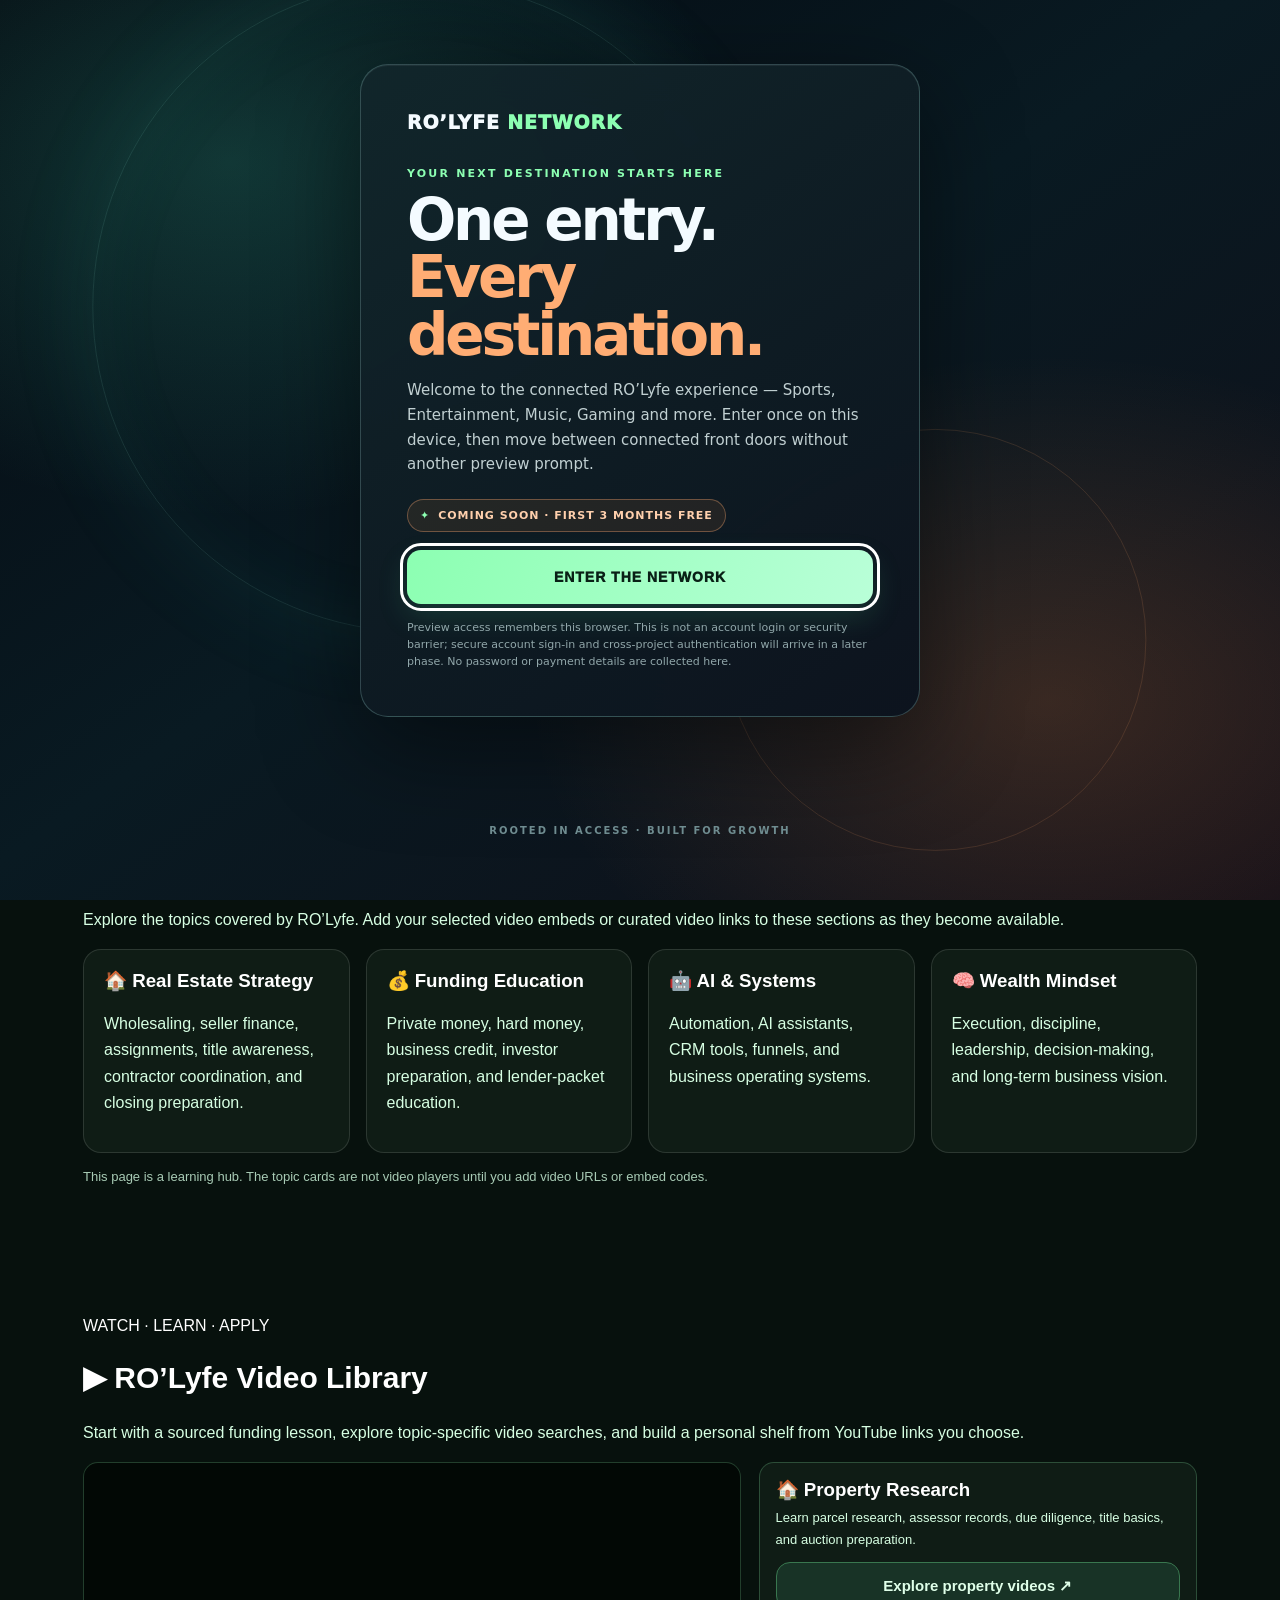
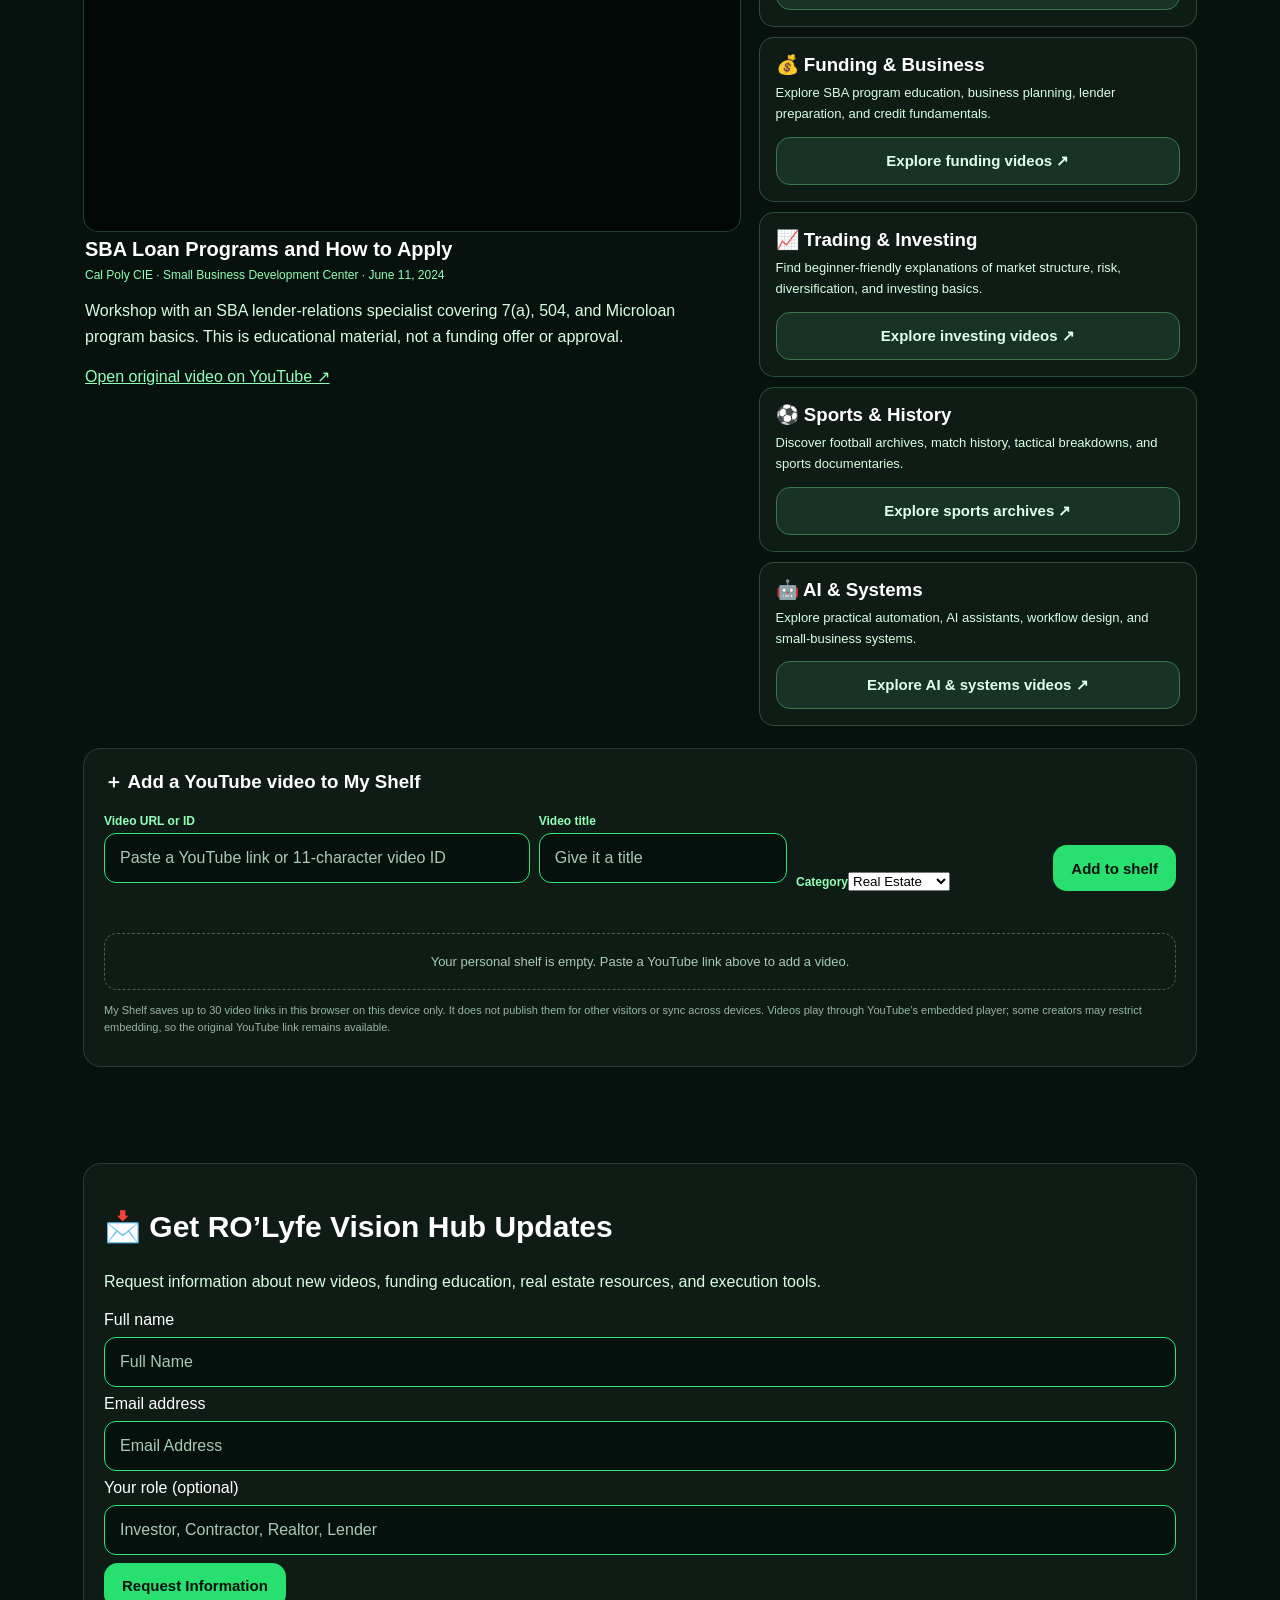
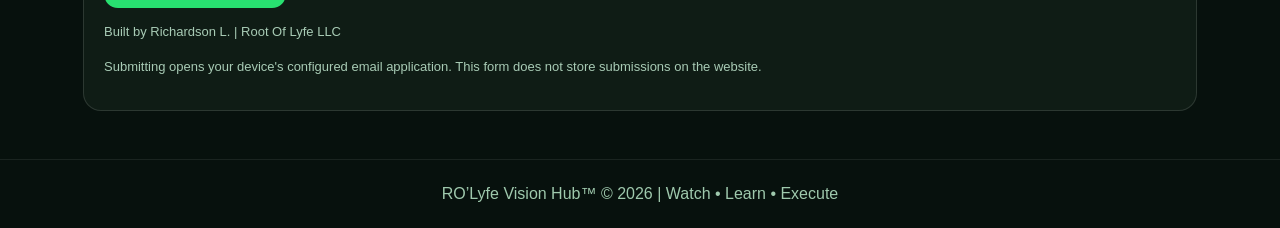
<file: index.html>
<!DOCTYPE html>
<html lang="en">
<head>
<meta charset="UTF-8">
<meta name="viewport" content="width=device-width, initial-scale=1">
<meta name="description" content="RO’Lyfe Vision Hub™ — real estate strategy, funding education, AI systems, and wealth-building resources.">
<meta name="theme-color" content="#07110d">
<title>RO’Lyfe Vision Hub™</title>
<style>
:root{--bg:#07110d;--panel:#0f1c15;--green:#28e070;--mint:#91ffb8;--text:#fff;--muted:#c0d8c8;--line:rgba(145,255,184,.22)}
*{box-sizing:border-box}
html{scroll-behavior:smooth}
body{margin:0;font-family:Arial,Helvetica,sans-serif;background:var(--bg);color:var(--text)}
a{color:var(--mint)}
.wrap{width:min(1150px,100%);margin:auto;padding:18px}
.hero{min-height:86vh;background:radial-gradient(circle at 50% 25%,#173b29 0,#0a1a11 42%,#06100b 100%);display:grid;place-items:center;text-align:center;padding:30px 15px}
.card{width:min(850px,100%);background:rgba(255,255,255,.055);border:1px solid var(--line);border-radius:24px;padding:clamp(22px,5vw,42px);box-shadow:0 0 35px rgba(0,255,120,.09)}
.logo{font-size:clamp(30px,6vw,44px);font-weight:900;letter-spacing:.04em;color:var(--mint)}
h1{font-size:clamp(32px,6vw,46px);margin:12px 0}
h2{font-size:clamp(23px,4vw,30px)}
p{color:#d7ffe3;line-height:1.65}
.btns{display:flex;gap:12px;flex-wrap:wrap;justify-content:center;margin-top:22px}
a.btn,button{display:inline-block;border:0;border-radius:14px;padding:14px 18px;font-weight:700;text-decoration:none;cursor:pointer;font-size:15px}
.primary{background:var(--green);color:#06110d}
.secondary{background:#17251d;color:#fff;border:1px solid var(--green)!important}
.section{padding:30px 0}
.grid{display:grid;grid-template-columns:repeat(auto-fit,minmax(min(100%,230px),1fr));gap:16px}
.box{background:var(--panel);border:1px solid rgba(255,255,255,.12);border-radius:18px;padding:20px}
.box h3{margin-top:0}
input{width:100%;padding:15px;border-radius:12px;border:1px solid #2ce87b;background:#06110d;color:#fff;margin:8px 0;font-size:16px}
input::placeholder{color:#a8cbb5}
.small{font-size:13px;color:#a8cbb5}
footer{text-align:center;padding:25px;color:#9fc9ad;border-top:1px solid rgba(255,255,255,.08)}
.notice{font-size:13px;color:#a8cbb5}
@media(max-width:520px){.wrap{padding:12px}.hero{min-height:78vh}.box{padding:16px}}

.video-library{margin-top:20px}.video-feature{display:grid;grid-template-columns:1.2fr .8fr;gap:18px;align-items:start}.video-player{position:relative;width:100%;aspect-ratio:16/9;border-radius:15px;overflow:hidden;background:#020805;border:1px solid var(--line)}.video-player iframe{position:absolute;inset:0;width:100%;height:100%;border:0}.video-meta{padding:6px 2px}.video-meta h3{font-size:20px;margin:0 0 7px}.source-line{font-size:12px;color:var(--mint)}.video-tools{display:grid;gap:10px}.video-search-card{background:var(--panel);border:1px solid var(--line);border-radius:15px;padding:16px}.video-search-card h3{margin:0 0 6px}.video-search-card p{font-size:13px;margin:0 0 12px}.video-search-card button{width:100%;background:#183326;color:#dfffe9;border:1px solid #39774f}.add-video{display:grid;grid-template-columns:1.2fr .7fr .7fr auto;gap:9px;align-items:end}.add-video label{display:block;color:var(--mint);font-size:12px;font-weight:800}.add-video input,.add-video select{margin-top:5px}.add-video button{background:var(--green);color:#06110d;min-height:46px}.saved-videos{display:grid;grid-template-columns:repeat(auto-fit,minmax(min(100%,230px),1fr));gap:12px;margin-top:14px}.saved-video{background:#0b1b12;border:1px solid var(--line);border-radius:13px;padding:14px;display:flex;flex-direction:column;gap:8px}.saved-video h4{margin:0;font-size:14px}.saved-video small{color:var(--mint)}.saved-video-actions{display:flex;gap:8px;margin-top:auto}.saved-video-actions button{flex:1;padding:9px 11px;font-size:12px}.saved-video-actions .watch{background:#1e713a;color:#fff}.saved-video-actions .remove{background:#38201d;color:#ffd9cd;border:1px solid #86584d}.empty-shelf{border:1px dashed #3b6849;border-radius:13px;padding:20px;text-align:center;color:#a8cbb5;font-size:13px}.library-note{font-size:11px;color:#95b6a2;line-height:1.5;margin-top:12px}.video-status{min-height:20px;color:var(--mint);font-size:12px;margin:8px 0}@media(max-width:760px){.video-feature{grid-template-columns:1fr}.add-video{grid-template-columns:1fr 1fr}.add-video label:first-child{grid-column:1/-1}.add-video button{grid-column:1/-1}}
</style>
</head>
<body>
<header class="hero">
  <div class="card">
    <div class="logo">RO’LYFE</div>
    <h1>Vision Hub™</h1>
    <p><strong>Watch • Learn • Execute</strong></p>
    <p>Real estate strategy, funding education, AI systems, and practical resources for people building with purpose.</p>
    <div class="btns">
      <a class="btn primary" href="#email">Get Updates</a>
      <a class="btn secondary" href="#watch-library">Watch Videos</a>
      <a class="btn secondary" href="#videos">Explore Library</a>
      <a class="btn secondary" href="https://rolrichman.github.io/rolyfe-property-research-intelligence/">Property Research</a>
    </div>
  </div>
</header>

<main>
<section class="section" id="videos">
  <div class="wrap">
    <h2>🎥 Featured Learning Library</h2>
    <p>Explore the topics covered by RO’Lyfe. Add your selected video embeds or curated video links to these sections as they become available.</p>
    <div class="grid">
      <article class="box">
        <h3>🏠 Real Estate Strategy</h3>
        <p>Wholesaling, seller finance, assignments, title awareness, contractor coordination, and closing preparation.</p>
      </article>
      <article class="box">
        <h3>💰 Funding Education</h3>
        <p>Private money, hard money, business credit, investor preparation, and lender-packet education.</p>
      </article>
      <article class="box">
        <h3>🤖 AI & Systems</h3>
        <p>Automation, AI assistants, CRM tools, funnels, and business operating systems.</p>
      </article>
      <article class="box">
        <h3>🧠 Wealth Mindset</h3>
        <p>Execution, discipline, leadership, decision-making, and long-term business vision.</p>
      </article>
    </div>
    <p class="notice">This page is a learning hub. The topic cards are not video players until you add video URLs or embed codes.</p>
  </div>
</section>

<section class="section video-library" id="watch-library">
  <div class="wrap">
    <div class="eyebrow">WATCH · LEARN · APPLY</div>
    <h2>▶ RO’Lyfe Video Library</h2>
    <p>Start with a sourced funding lesson, explore topic-specific video searches, and build a personal shelf from YouTube links you choose.</p>
    <div class="video-feature">
      <div>
        <div class="video-player"><iframe id="featuredPlayer" src="https://www.youtube-nocookie.com/embed/cY779wUf4TU?rel=0" title="SBA Loan Programs and How to Apply — Cal Poly CIE Small Business Development Center" loading="lazy" allow="accelerometer; autoplay; clipboard-write; encrypted-media; gyroscope; picture-in-picture; web-share" referrerpolicy="strict-origin-when-cross-origin" allowfullscreen></iframe></div>
        <div class="video-meta"><h3 id="featuredTitle">SBA Loan Programs and How to Apply</h3><div class="source-line">Cal Poly CIE · Small Business Development Center · June 11, 2024</div><p>Workshop with an SBA lender-relations specialist covering 7(a), 504, and Microloan program basics. This is educational material, not a funding offer or approval.</p><a href="https://www.youtube.com/watch?v=cY779wUf4TU" target="_blank" rel="noopener noreferrer">Open original video on YouTube ↗</a></div>
      </div>
      <div class="video-tools">
        <article class="video-search-card"><h3>🏠 Property Research</h3><p>Learn parcel research, assessor records, due diligence, title basics, and auction preparation.</p><button type="button" data-video-search="property due diligence parcel assessor GIS public records title research tutorial">Explore property videos ↗</button></article>
        <article class="video-search-card"><h3>💰 Funding &amp; Business</h3><p>Explore SBA program education, business planning, lender preparation, and credit fundamentals.</p><button type="button" data-video-search="SBA small business loan programs lender preparation business planning education">Explore funding videos ↗</button></article>
        <article class="video-search-card"><h3>📈 Trading &amp; Investing</h3><p>Find beginner-friendly explanations of market structure, risk, diversification, and investing basics.</p><button type="button" data-video-search="Investor.gov investing basics diversification risk SEC education">Explore investing videos ↗</button></article>
        <article class="video-search-card"><h3>⚽ Sports &amp; History</h3><p>Discover football archives, match history, tactical breakdowns, and sports documentaries.</p><button type="button" data-video-search="Haiti national football team 1974 1975 historic football archive highlights">Explore sports archives ↗</button></article>
        <article class="video-search-card"><h3>🤖 AI &amp; Systems</h3><p>Explore practical automation, AI assistants, workflow design, and small-business systems.</p><button type="button" data-video-search="small business AI automation workflows CRM practical tutorial">Explore AI &amp; systems videos ↗</button></article>
      </div>
    </div>
    <div class="box" style="margin-top:22px">
      <h3>＋ Add a YouTube video to My Shelf</h3>
      <form id="videoAddForm" class="add-video">
        <label>Video URL or ID<input id="videoUrl" type="text" inputmode="url" placeholder="Paste a YouTube link or 11-character video ID" aria-label="YouTube video URL"></label>
        <label>Video title<input id="videoTitle" type="text" maxlength="90" placeholder="Give it a title" required></label>
        <label>Category<select id="videoCategory"><option>Real Estate</option><option>Funding</option><option>Trading</option><option>Sports</option><option>AI &amp; Systems</option><option>Other</option></select></label>
        <button type="submit">Add to shelf</button>
      </form>
      <p id="videoStatus" class="video-status" aria-live="polite"></p>
      <div id="savedVideos" class="saved-videos"><div class="empty-shelf">Your personal shelf is empty. Paste a YouTube link above to add a video.</div></div>
      <p class="library-note">My Shelf saves up to 30 video links in this browser on this device only. It does not publish them for other visitors or sync across devices. Videos play through YouTube’s embedded player; some creators may restrict embedding, so the original YouTube link remains available.</p>
    </div>
  </div>
</section>

<section class="section" id="email">
  <div class="wrap">
    <div class="box">
      <h2>📩 Get RO’Lyfe Vision Hub Updates</h2>
      <p>Request information about new videos, funding education, real estate resources, and execution tools.</p>
      <form action="mailto:richmoneybroker@gmail.com" method="post" enctype="text/plain">
        <label for="name">Full name</label>
        <input id="name" type="text" name="Name" placeholder="Full Name" autocomplete="name" required>
        <label for="email-address">Email address</label>
        <input id="email-address" type="email" name="Email" placeholder="Email Address" autocomplete="email" required>
        <label for="role">Your role (optional)</label>
        <input id="role" type="text" name="Role" placeholder="Investor, Contractor, Realtor, Lender">
        <button class="primary" type="submit">Request Information</button>
      </form>
      <p class="small">Built by Richardson L. | Root Of Lyfe LLC</p>
      <p class="notice">Submitting opens your device's configured email application. This form does not store submissions on the website.</p>
    </div>
  </div>
</section>
</main>
<footer>RO’Lyfe Vision Hub™ © 2026 | Watch • Learn • Execute</footer>
<script id="rol-vision-video-library">
(function(){
"use strict";
const KEY="rolyfe_vision_video_shelf_v1";
const $=id=>document.getElementById(id);
let saved=[];
function parseVideoId(raw){
 const value=String(raw||"").trim();
 if(/^[A-Za-z0-9_-]{11}$/.test(value))return value;
 try{
  const u=new URL(value);
  const host=u.hostname.toLowerCase().replace(/^www\./,"");
  if(host==="youtu.be")return (u.pathname.split("/").filter(Boolean)[0]||"").match(/^[A-Za-z0-9_-]{11}$/)?.[0]||"";
  if(host==="youtube.com"||host==="m.youtube.com"||host==="youtube-nocookie.com"){
   const path=u.pathname.split("/").filter(Boolean);
   const id=u.searchParams.get("v")||(path[0]==="embed"||path[0]==="shorts"?path[1]:"");
   return /^[A-Za-z0-9_-]{11}$/.test(id||"")?id:"";
  }
 }catch(e){}
 return "";
}
function setStatus(message,isError){$("videoStatus").textContent=message;$("videoStatus").style.color=isError?"#ff9c8d":"var(--mint)"}
function readSaved(){try{const raw=localStorage.getItem(KEY);saved=raw?JSON.parse(raw):[];if(!Array.isArray(saved))saved=[]}catch(e){saved=[];setStatus("Browser storage is unavailable. Videos can still be opened, but your shelf may not persist.",true)}}
function persist(){try{localStorage.setItem(KEY,JSON.stringify(saved.slice(0,30)));return true}catch(e){setStatus("Could not save in this browser. Try removing older saved entries or allow site storage.",true);return false}}
function playVideo(video){$("featuredTitle").textContent=video.title;$("featuredPlayer").src="https://www.youtube-nocookie.com/embed/"+video.id+"?rel=0";$("featuredPlayer").title=video.title;$("featuredPlayer").scrollIntoView({behavior:"smooth",block:"center"});setStatus("Now playing: "+video.title,false)}
function render(){
 const root=$("savedVideos");root.replaceChildren();
 if(!saved.length){const empty=document.createElement("div");empty.className="empty-shelf";empty.textContent="Your personal shelf is empty. Paste a YouTube link above to add a video.";root.appendChild(empty);return}
 saved.forEach((video,index)=>{
  const card=document.createElement("article");card.className="saved-video";
  const title=document.createElement("h4");title.textContent=video.title;
  const meta=document.createElement("small");meta.textContent=video.category+" · YouTube";
  const actions=document.createElement("div");actions.className="saved-video-actions";
  const watch=document.createElement("button");watch.type="button";watch.className="watch";watch.textContent="▶ Watch";watch.addEventListener("click",()=>playVideo(video));
  const remove=document.createElement("button");remove.type="button";remove.className="remove";remove.textContent="Remove";remove.addEventListener("click",()=>{saved.splice(index,1);persist();render();setStatus("Video removed from this device’s shelf.",false)});
  actions.append(watch,remove);card.append(title,meta,actions);root.appendChild(card)
 })
}
$("videoAddForm").addEventListener("submit",e=>{
 e.preventDefault();
 const raw=$("videoUrl").value.trim(),id=parseVideoId(raw),title=$("videoTitle").value.trim(),category=$("videoCategory").value;
 if(!id){setStatus("That link was not recognized. Use a YouTube watch, youtu.be, Shorts or embed URL.",true);return}
 if(!title){setStatus("Add a short title for this video.",true);return}
 if(saved.some(v=>v.id===id)){setStatus("That video is already on your shelf.",true);return}
 saved.unshift({id,title,category,addedAt:new Date().toISOString()});saved=saved.slice(0,30);
 if(persist()){render();e.target.reset();setStatus("Added to My Shelf on this device.",false)}
});
document.querySelectorAll("[data-video-search]").forEach(button=>button.addEventListener("click",()=>{
 const query=button.getAttribute("data-video-search")||"";
 window.open("https://www.youtube.com/results?search_query="+encodeURIComponent(query),"_blank","noopener,noreferrer");
}));
readSaved();render();
})();
</script>
<script src="https://rolrichman.github.io/rolyfe-personal-trading-desk/shared/rolyfe-global-tools.js?v=20261115-5" defer></script>
<script src="./rol-access-gateway.js?v=20261119-2"></script>
</body>
</html>
</file>
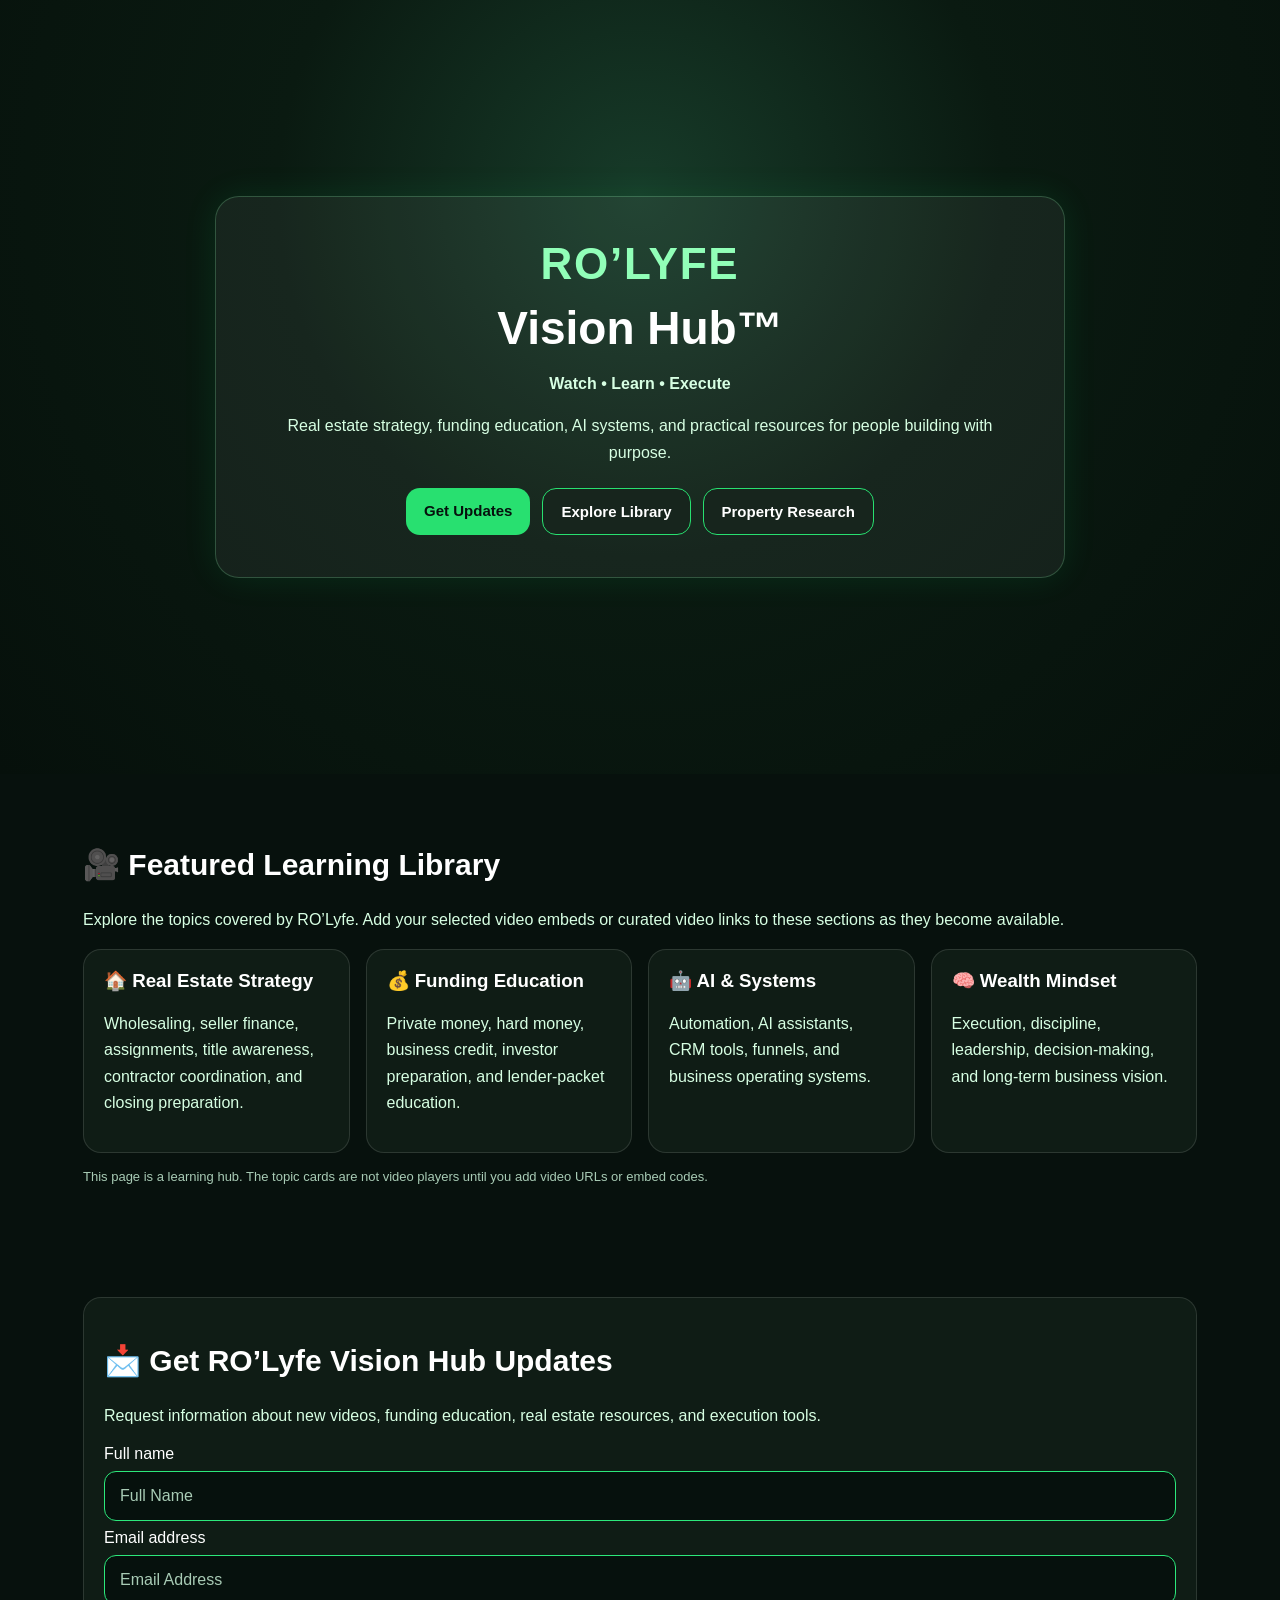
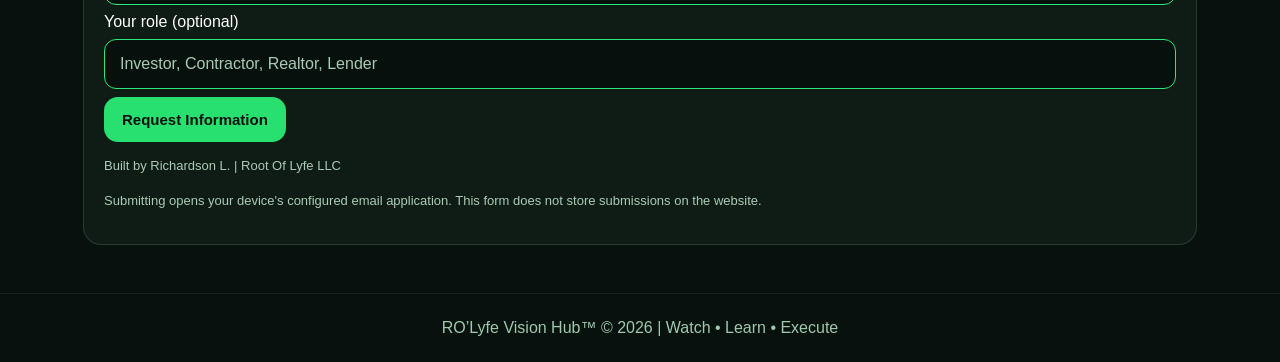
<file: rolyfe-video-hub-index (2).html>
<!DOCTYPE html>
<html lang="en">
<head>
<meta charset="UTF-8">
<meta name="viewport" content="width=device-width, initial-scale=1">
<meta name="description" content="RO’Lyfe Vision Hub™ — real estate strategy, funding education, AI systems, and wealth-building resources.">
<meta name="theme-color" content="#07110d">
<title>RO’Lyfe Vision Hub™</title>
<style>
:root{--bg:#07110d;--panel:#0f1c15;--green:#28e070;--mint:#91ffb8;--text:#fff;--muted:#c0d8c8;--line:rgba(145,255,184,.22)}
*{box-sizing:border-box}
html{scroll-behavior:smooth}
body{margin:0;font-family:Arial,Helvetica,sans-serif;background:var(--bg);color:var(--text)}
a{color:var(--mint)}
.wrap{width:min(1150px,100%);margin:auto;padding:18px}
.hero{min-height:86vh;background:radial-gradient(circle at 50% 25%,#173b29 0,#0a1a11 42%,#06100b 100%);display:grid;place-items:center;text-align:center;padding:30px 15px}
.card{width:min(850px,100%);background:rgba(255,255,255,.055);border:1px solid var(--line);border-radius:24px;padding:clamp(22px,5vw,42px);box-shadow:0 0 35px rgba(0,255,120,.09)}
.logo{font-size:clamp(30px,6vw,44px);font-weight:900;letter-spacing:.04em;color:var(--mint)}
h1{font-size:clamp(32px,6vw,46px);margin:12px 0}
h2{font-size:clamp(23px,4vw,30px)}
p{color:#d7ffe3;line-height:1.65}
.btns{display:flex;gap:12px;flex-wrap:wrap;justify-content:center;margin-top:22px}
a.btn,button{display:inline-block;border:0;border-radius:14px;padding:14px 18px;font-weight:700;text-decoration:none;cursor:pointer;font-size:15px}
.primary{background:var(--green);color:#06110d}
.secondary{background:#17251d;color:#fff;border:1px solid var(--green)!important}
.section{padding:30px 0}
.grid{display:grid;grid-template-columns:repeat(auto-fit,minmax(min(100%,230px),1fr));gap:16px}
.box{background:var(--panel);border:1px solid rgba(255,255,255,.12);border-radius:18px;padding:20px}
.box h3{margin-top:0}
input{width:100%;padding:15px;border-radius:12px;border:1px solid #2ce87b;background:#06110d;color:#fff;margin:8px 0;font-size:16px}
input::placeholder{color:#a8cbb5}
.small{font-size:13px;color:#a8cbb5}
footer{text-align:center;padding:25px;color:#9fc9ad;border-top:1px solid rgba(255,255,255,.08)}
.notice{font-size:13px;color:#a8cbb5}
@media(max-width:520px){.wrap{padding:12px}.hero{min-height:78vh}.box{padding:16px}}
</style>
</head>
<body>
<header class="hero">
  <div class="card">
    <div class="logo">RO’LYFE</div>
    <h1>Vision Hub™</h1>
    <p><strong>Watch • Learn • Execute</strong></p>
    <p>Real estate strategy, funding education, AI systems, and practical resources for people building with purpose.</p>
    <div class="btns">
      <a class="btn primary" href="#email">Get Updates</a>
      <a class="btn secondary" href="#videos">Explore Library</a>
      <a class="btn secondary" href="https://rolrichman.github.io/rolyfe-property-research-intelligence/">Property Research</a>
    </div>
  </div>
</header>

<main>
<section class="section" id="videos">
  <div class="wrap">
    <h2>🎥 Featured Learning Library</h2>
    <p>Explore the topics covered by RO’Lyfe. Add your selected video embeds or curated video links to these sections as they become available.</p>
    <div class="grid">
      <article class="box">
        <h3>🏠 Real Estate Strategy</h3>
        <p>Wholesaling, seller finance, assignments, title awareness, contractor coordination, and closing preparation.</p>
      </article>
      <article class="box">
        <h3>💰 Funding Education</h3>
        <p>Private money, hard money, business credit, investor preparation, and lender-packet education.</p>
      </article>
      <article class="box">
        <h3>🤖 AI & Systems</h3>
        <p>Automation, AI assistants, CRM tools, funnels, and business operating systems.</p>
      </article>
      <article class="box">
        <h3>🧠 Wealth Mindset</h3>
        <p>Execution, discipline, leadership, decision-making, and long-term business vision.</p>
      </article>
    </div>
    <p class="notice">This page is a learning hub. The topic cards are not video players until you add video URLs or embed codes.</p>
  </div>
</section>

<section class="section" id="email">
  <div class="wrap">
    <div class="box">
      <h2>📩 Get RO’Lyfe Vision Hub Updates</h2>
      <p>Request information about new videos, funding education, real estate resources, and execution tools.</p>
      <form action="mailto:richmoneybroker@gmail.com" method="post" enctype="text/plain">
        <label for="name">Full name</label>
        <input id="name" type="text" name="Name" placeholder="Full Name" autocomplete="name" required>
        <label for="email-address">Email address</label>
        <input id="email-address" type="email" name="Email" placeholder="Email Address" autocomplete="email" required>
        <label for="role">Your role (optional)</label>
        <input id="role" type="text" name="Role" placeholder="Investor, Contractor, Realtor, Lender">
        <button class="primary" type="submit">Request Information</button>
      </form>
      <p class="small">Built by Richardson L. | Root Of Lyfe LLC</p>
      <p class="notice">Submitting opens your device's configured email application. This form does not store submissions on the website.</p>
    </div>
  </div>
</section>
</main>
<footer>RO’Lyfe Vision Hub™ © 2026 | Watch • Learn • Execute</footer>
</body>
</html>
</file>
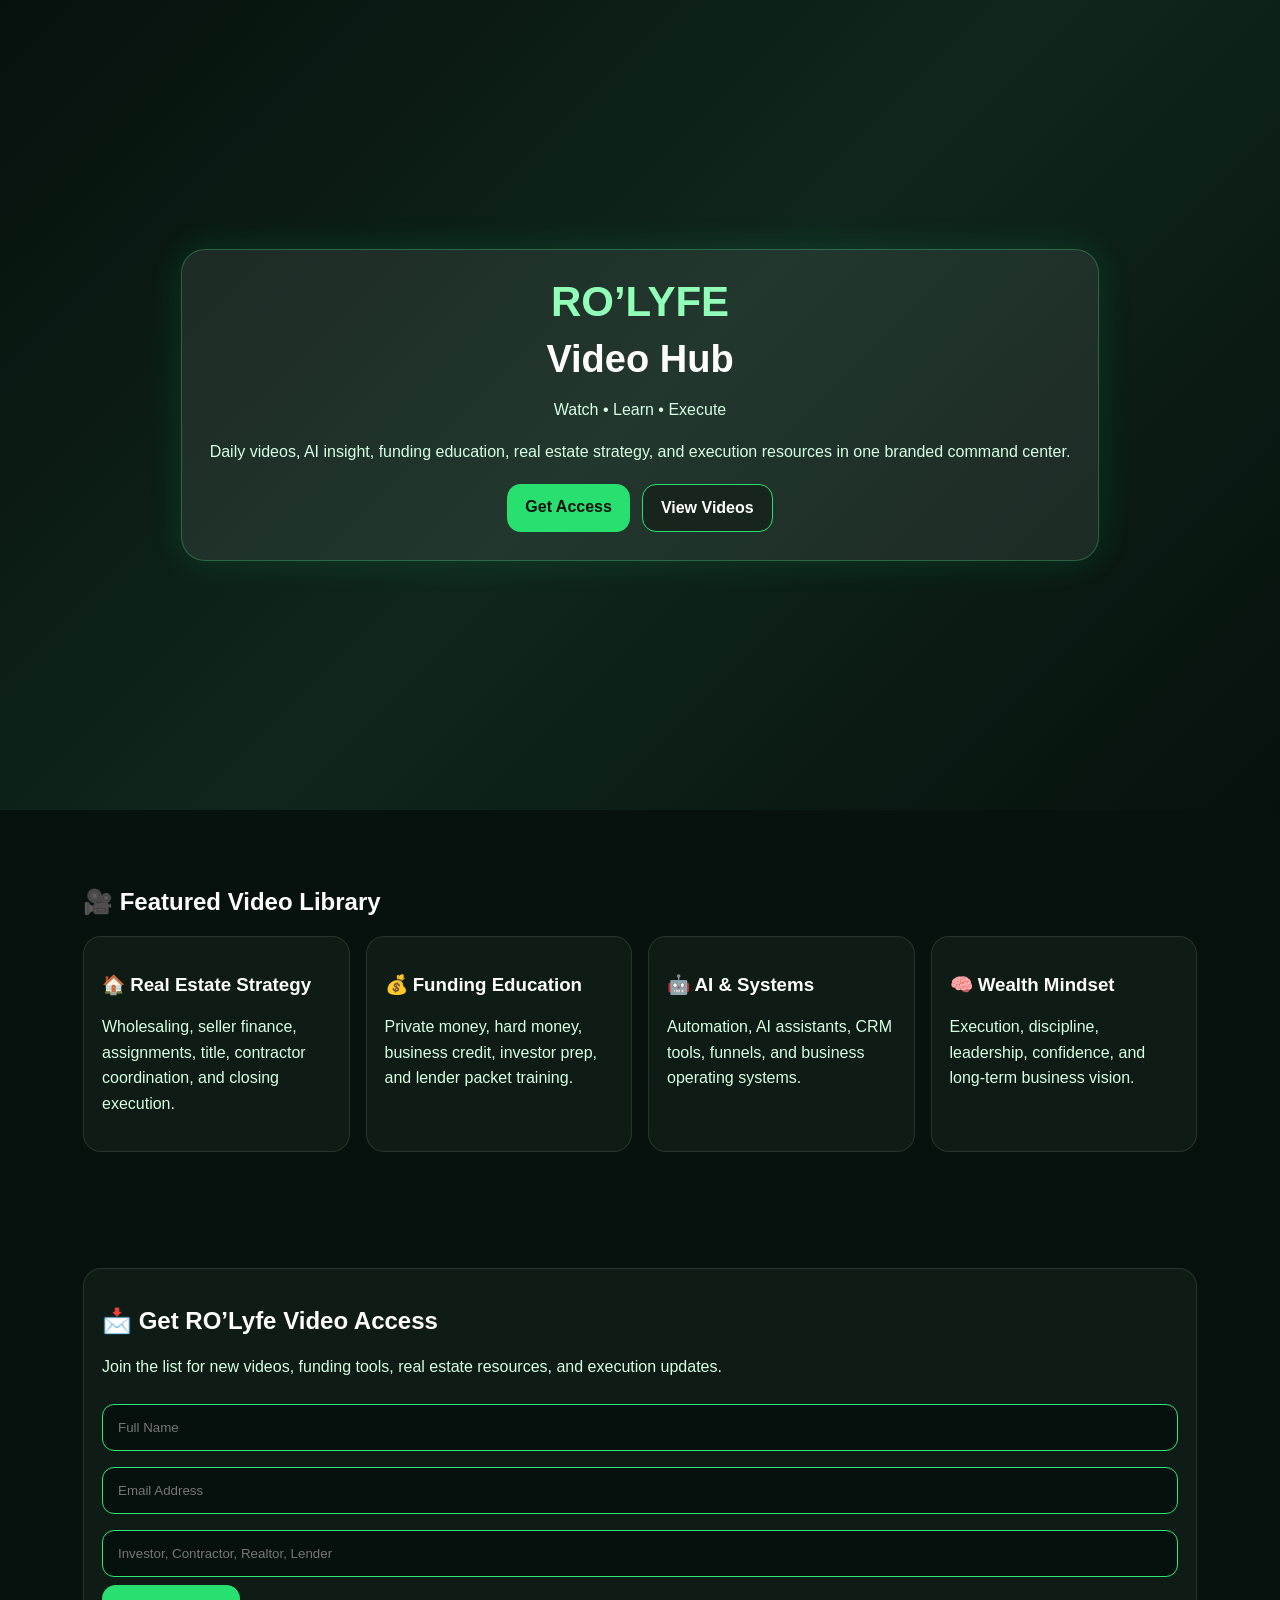
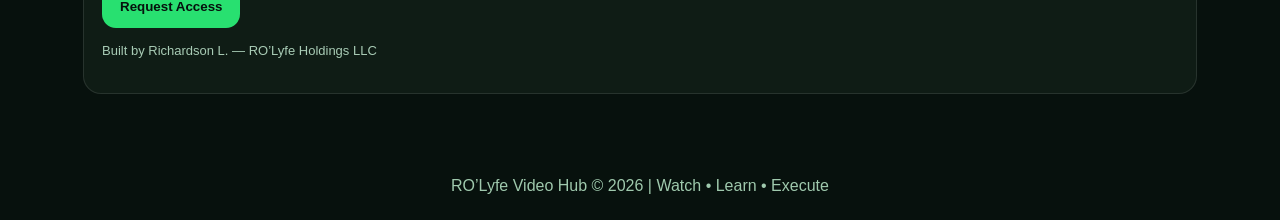
<file: backups/index-10.20.2026..html>
<!DOCTYPE html>
<html lang="en">
<head>
<meta charset="UTF-8" />
<meta name="viewport" content="width=device-width, initial-scale=1.0" />
<title>RO’Lyfe Video Hub</title>
<style>
*{box-sizing:border-box}
body{margin:0;font-family:Arial,sans-serif;background:#07110d;color:#fff}
.wrap{max-width:1150px;margin:auto;padding:18px}
.hero{min-height:90vh;background:linear-gradient(135deg,#06110d,#10261c,#06110d);display:grid;place-items:center;text-align:center;padding:30px 15px}
.card{background:rgba(255,255,255,.08);border:1px solid rgba(96,255,160,.25);border-radius:24px;padding:28px;box-shadow:0 0 35px rgba(0,255,120,.12)}
.logo{font-size:42px;font-weight:900;color:#91ffb8}
h1{font-size:38px;margin:12px 0}
p{color:#d7ffe3;line-height:1.6}
.btns{display:flex;gap:12px;flex-wrap:wrap;justify-content:center;margin-top:20px}
a,button{border:0;border-radius:14px;padding:14px 18px;font-weight:700;text-decoration:none;cursor:pointer}
.primary{background:#28e070;color:#06110d}
.secondary{background:#17251d;color:#fff;border:1px solid #28e070}
.section{padding:40px 18px}
.grid{display:grid;grid-template-columns:repeat(auto-fit,minmax(230px,1fr));gap:16px}
.box{background:#0f1c15;border:1px solid rgba(255,255,255,.1);border-radius:18px;padding:18px}
input{width:100%;padding:15px;border-radius:12px;border:1px solid #2ce87b;background:#06110d;color:#fff;margin:8px 0}
.small{font-size:13px;color:#a8cbb5}
footer{text-align:center;padding:25px;color:#9fc9ad}
</style>
</head>
<body>

<section class="hero">
  <div class="card">
    <div class="logo">RO’LYFE</div>
    <h1>Video Hub</h1>
    <p>Watch • Learn • Execute</p>
    <p>Daily videos, AI insight, funding education, real estate strategy, and execution resources in one branded command center.</p>

    <div class="btns">
      <a class="primary" href="#email">Get Access</a>
      <a class="secondary" href="#videos">View Videos</a>
    </div>
  </div>
</section>

<section class="section" id="videos">
  <div class="wrap">
    <h2>🎥 Featured Video Library</h2>
    <div class="grid">
      <div class="box">
        <h3>🏠 Real Estate Strategy</h3>
        <p>Wholesaling, seller finance, assignments, title, contractor coordination, and closing execution.</p>
      </div>
      <div class="box">
        <h3>💰 Funding Education</h3>
        <p>Private money, hard money, business credit, investor prep, and lender packet training.</p>
      </div>
      <div class="box">
        <h3>🤖 AI & Systems</h3>
        <p>Automation, AI assistants, CRM tools, funnels, and business operating systems.</p>
      </div>
      <div class="box">
        <h3>🧠 Wealth Mindset</h3>
        <p>Execution, discipline, leadership, confidence, and long-term business vision.</p>
      </div>
    </div>
  </div>
</section>

<section class="section" id="email">
  <div class="wrap">
    <div class="box">

      <h2>📩 Get RO’Lyfe Video Access</h2>

      <p>
        Join the list for new videos, funding tools,
        real estate resources, and execution updates.
      </p>

      <form action="mailto:richman@rootoflyfe.com" method="post" enctype="text/plain">

        <input type="text" name="Name" placeholder="Full Name" required>

        <input type="email" name="Email" placeholder="Email Address" required>

        <input type="text" name="Role" placeholder="Investor, Contractor, Realtor, Lender">

        <button class="primary" type="submit">
          Request Access
        </button>

      </form>

      <p class="small">
        Built by Richardson L. — RO’Lyfe Holdings LLC
      </p>

    </div>
  </div>
</section>

<footer>
  RO’Lyfe Video Hub © 2026 | Watch • Learn • Execute
</footer>

</body>
</html>
</file>
